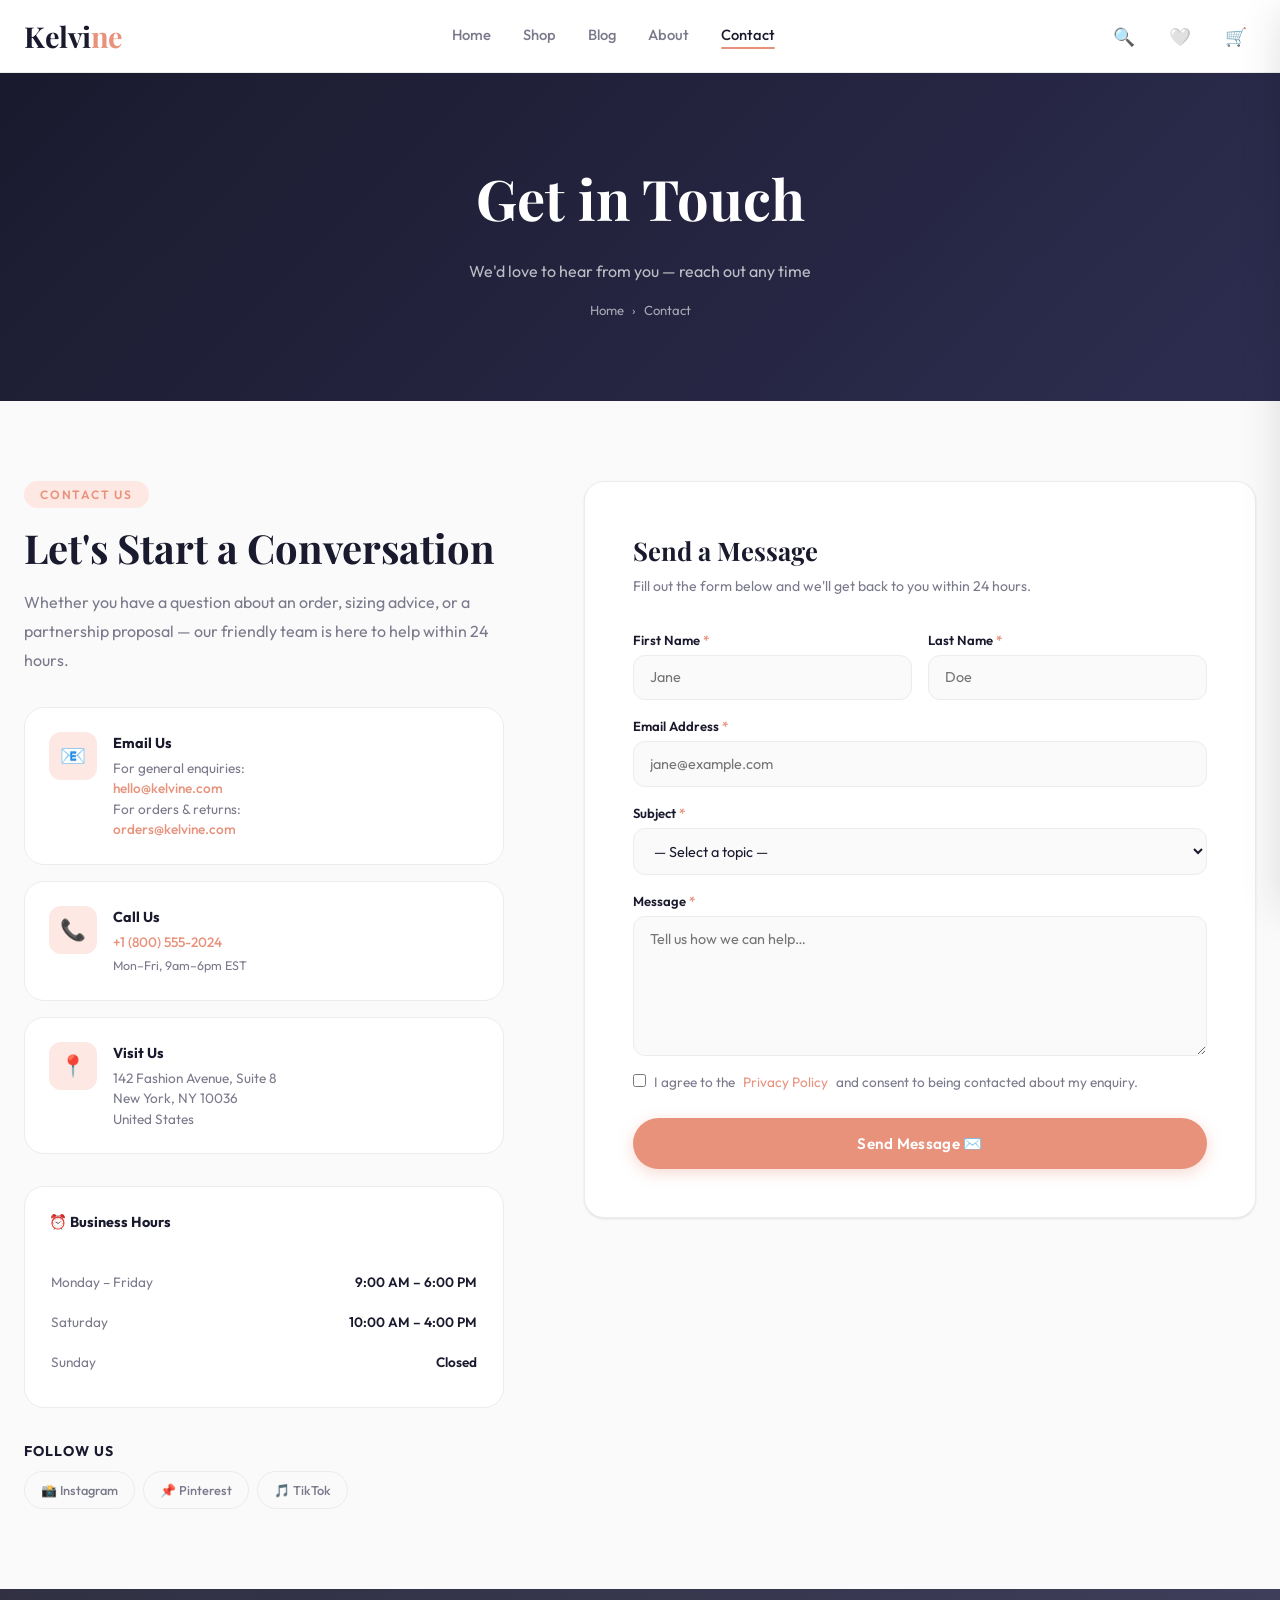
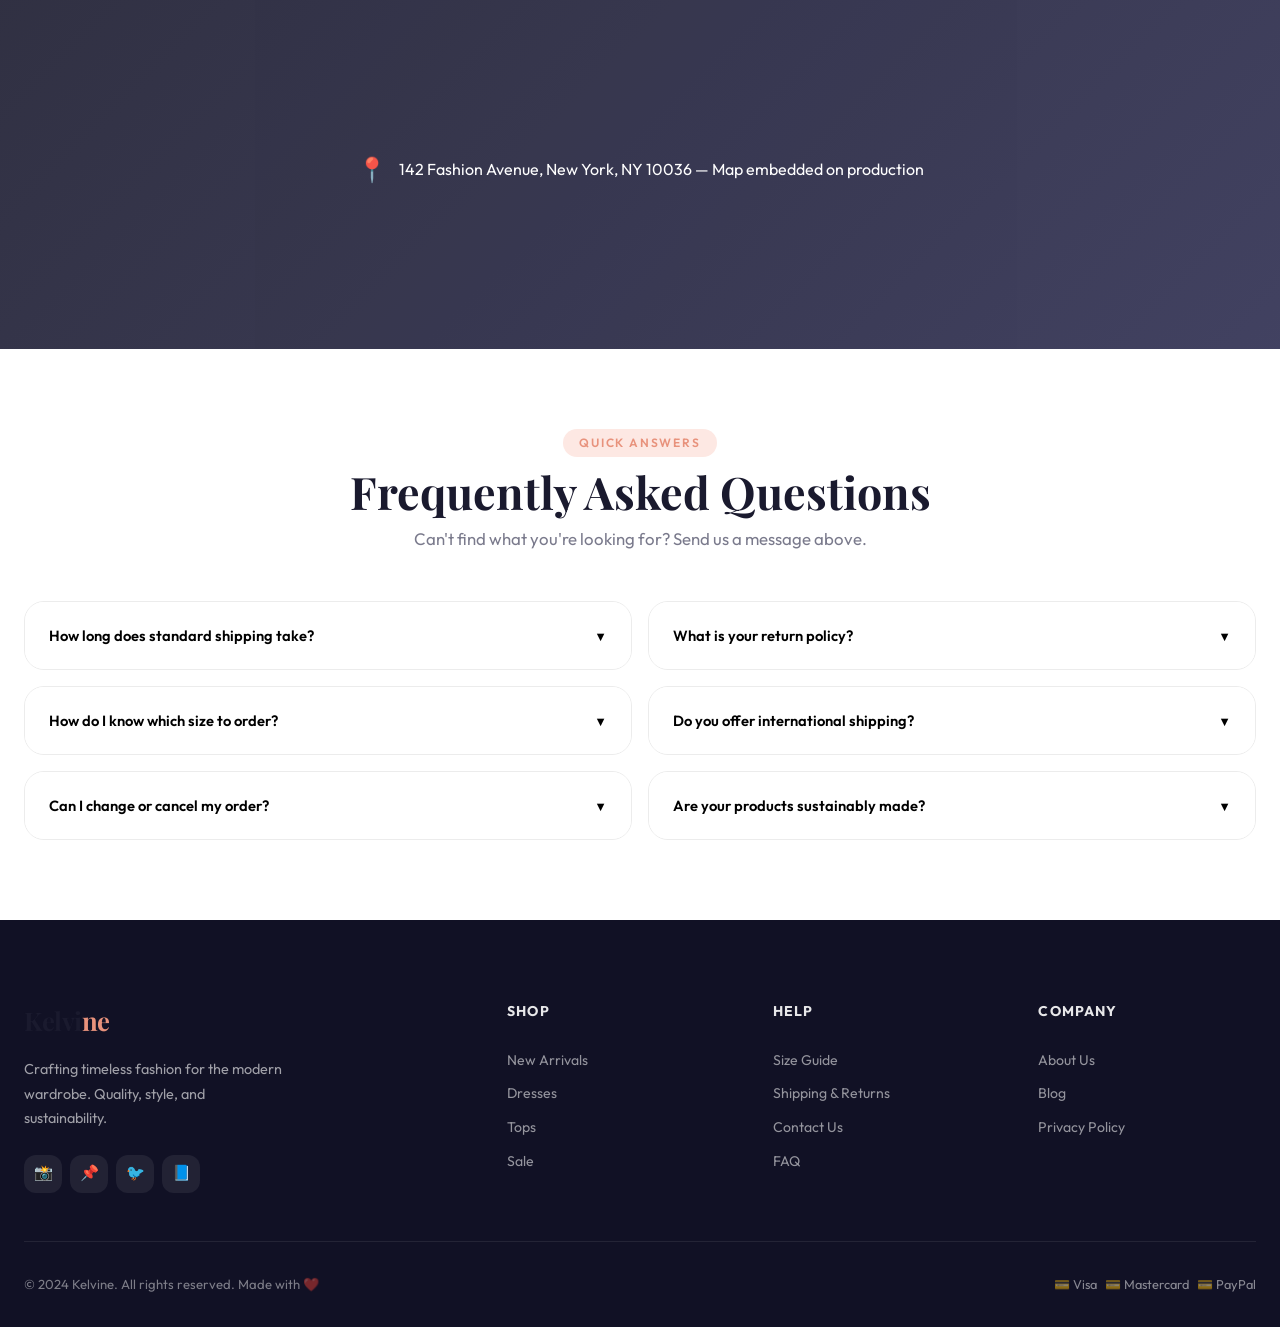
<file: contact.html>
<!DOCTYPE html>
<html lang="en">
<head>
  <meta charset="UTF-8" />
  <meta name="viewport" content="width=device-width, initial-scale=1.0" />
  <meta name="description" content="Get in touch with the Kelvine team — we'd love to hear from you." />
  <title>Contact — Kelvine</title>
  <link rel="icon" href="data:image/svg+xml,<svg xmlns='http://www.w3.org/2000/svg' viewBox='0 0 100 100'><text y='.9em' font-size='90'>✨</text></svg>" />
  <link rel="stylesheet" href="css/style.css" />
  <style>
    /* ── Contact page styles ── */
    .contact-section { padding: var(--space-3xl) 0; }

    .contact-grid {
      display: grid;
      grid-template-columns: 1fr 1.4fr;
      gap: var(--space-3xl);
      align-items: start;
    }

    /* Info Panel */
    .contact-info { display: flex; flex-direction: column; gap: var(--space-xl); }

    .contact-info-header .label {
      display: inline-block;
      font-size: 0.75rem;
      font-weight: 600;
      letter-spacing: 0.15em;
      text-transform: uppercase;
      color: var(--color-accent);
      background: var(--color-accent-light);
      padding: var(--space-xs) var(--space-md);
      border-radius: var(--radius-full);
      margin-bottom: var(--space-md);
    }

    .contact-info-header h2 {
      font-family: var(--font-heading);
      font-size: clamp(1.8rem, 3.5vw, 2.5rem);
      font-weight: 700;
      line-height: 1.2;
      margin-bottom: var(--space-md);
    }

    .contact-info-header p {
      color: var(--color-text-muted);
      line-height: 1.8;
    }

    .contact-cards { display: flex; flex-direction: column; gap: var(--space-md); }

    .contact-card {
      display: flex;
      align-items: flex-start;
      gap: var(--space-md);
      padding: var(--space-lg);
      background: var(--color-surface);
      border: 1px solid var(--color-border);
      border-radius: var(--radius-lg);
      transition: var(--transition);
    }

    .contact-card:hover {
      border-color: var(--color-accent);
      box-shadow: var(--shadow-md);
      transform: translateY(-2px);
    }

    .contact-card-icon {
      width: 48px;
      height: 48px;
      border-radius: var(--radius-md);
      background: var(--color-accent-light);
      display: flex;
      align-items: center;
      justify-content: center;
      font-size: 1.3rem;
      flex-shrink: 0;
    }

    .contact-card-body h4 {
      font-size: 0.9rem;
      font-weight: 700;
      margin-bottom: 0.2rem;
    }

    .contact-card-body p {
      font-size: 0.85rem;
      color: var(--color-text-muted);
      line-height: 1.5;
    }

    .contact-card-body a {
      color: var(--color-accent);
      font-weight: 500;
    }

    /* Social Row */
    .contact-social { display: flex; flex-direction: column; gap: var(--space-sm); }

    .contact-social h4 {
      font-size: 0.88rem;
      font-weight: 700;
      text-transform: uppercase;
      letter-spacing: 0.08em;
    }

    .contact-social-row { display: flex; gap: var(--space-sm); }

    .contact-social-btn {
      display: flex;
      align-items: center;
      gap: 0.4rem;
      padding: 0.5rem 1rem;
      border: 1px solid var(--color-border);
      border-radius: var(--radius-full);
      font-size: 0.8rem;
      font-weight: 500;
      color: var(--color-text-muted);
      transition: var(--transition-fast);
    }

    .contact-social-btn:hover {
      border-color: var(--color-accent);
      color: var(--color-accent);
      background: var(--color-accent-light);
    }

    /* Hours */
    .hours-table { width: 100%; font-size: 0.85rem; }
    .hours-table tr { border-bottom: 1px solid var(--color-border); }
    .hours-table tr:last-child { border-bottom: none; }
    .hours-table td { padding: 0.5rem 0; color: var(--color-text-muted); }
    .hours-table td:last-child { text-align: right; font-weight: 600; color: var(--color-text); }

    /* Form Panel */
    .contact-form-panel {
      background: var(--color-surface);
      border: 1px solid var(--color-border);
      border-radius: var(--radius-lg);
      padding: var(--space-2xl);
      box-shadow: var(--shadow-sm);
    }

    .form-header { margin-bottom: var(--space-xl); }

    .form-header h3 {
      font-family: var(--font-heading);
      font-size: 1.6rem;
      font-weight: 700;
      margin-bottom: var(--space-xs);
    }

    .form-header p { font-size: 0.88rem; color: var(--color-text-muted); }

    .form-row {
      display: grid;
      grid-template-columns: 1fr 1fr;
      gap: var(--space-md);
    }

    .form-group { display: flex; flex-direction: column; gap: var(--space-xs); margin-bottom: var(--space-md); }

    .form-label {
      font-size: 0.82rem;
      font-weight: 600;
      color: var(--color-text);
    }

    .form-label .req { color: var(--color-accent); }

    .form-input,
    .form-select,
    .form-textarea {
      padding: 0.8rem 1rem;
      border: 1.5px solid var(--color-border);
      border-radius: var(--radius-md);
      font-size: 0.9rem;
      font-family: var(--font-body);
      color: var(--color-text);
      background: var(--color-bg);
      outline: none;
      transition: var(--transition-fast);
      width: 100%;
    }

    .form-input:focus,
    .form-select:focus,
    .form-textarea:focus {
      border-color: var(--color-accent);
      background: var(--color-surface);
      box-shadow: 0 0 0 3px rgba(232,146,124,0.12);
    }

    .form-input.error,
    .form-textarea.error { border-color: var(--color-danger); }

    .form-error-msg {
      font-size: 0.75rem;
      color: var(--color-danger);
      display: none;
    }

    .form-group.has-error .form-error-msg { display: block; }
    .form-group.has-error .form-input,
    .form-group.has-error .form-textarea { border-color: var(--color-danger); }

    .form-textarea { resize: vertical; min-height: 140px; }

    .form-select { cursor: pointer; }

    .form-check {
      display: flex;
      align-items: flex-start;
      gap: var(--space-sm);
      cursor: pointer;
      font-size: 0.85rem;
      color: var(--color-text-muted);
      margin-bottom: var(--space-lg);
    }

    .form-check input { accent-color: var(--color-accent); margin-top: 2px; flex-shrink: 0; }

    .form-submit {
      width: 100%;
      padding: 1rem;
      font-size: 0.95rem;
      justify-content: center;
      gap: 0.5rem;
    }

    /* Success State */
    .form-success {
      display: none;
      flex-direction: column;
      align-items: center;
      justify-content: center;
      text-align: center;
      padding: var(--space-3xl) var(--space-xl);
      gap: var(--space-md);
      min-height: 300px;
    }

    .form-success.show { display: flex; animation: fadeInUp 0.5s ease; }

    .success-icon {
      width: 72px;
      height: 72px;
      border-radius: 50%;
      background: rgba(92,184,92,0.12);
      display: flex;
      align-items: center;
      justify-content: center;
      font-size: 2rem;
    }

    .form-success h3 { font-family: var(--font-heading); font-size: 1.6rem; }

    .form-success p { color: var(--color-text-muted); max-width: 320px; }

    /* Map placeholder */
    .map-section { padding: 0; }

    .map-placeholder {
      width: 100%;
      height: 360px;
      background: linear-gradient(135deg, var(--color-dark) 0%, #2d2d50 100%);
      display: flex;
      align-items: center;
      justify-content: center;
      color: #fff;
      font-size: 1rem;
      gap: 0.75rem;
      opacity: 0.9;
    }

    /* FAQ */
    .faq-section { padding: var(--space-3xl) 0; background: var(--color-surface); }

    .faq-grid { display: grid; grid-template-columns: repeat(2, 1fr); gap: var(--space-md); margin-top: var(--space-2xl); }

    .faq-item {
      border: 1px solid var(--color-border);
      border-radius: var(--radius-lg);
      overflow: hidden;
    }

    .faq-question {
      width: 100%;
      display: flex;
      align-items: center;
      justify-content: space-between;
      padding: var(--space-lg);
      font-size: 0.92rem;
      font-weight: 600;
      text-align: left;
      cursor: pointer;
      background: var(--color-surface);
      transition: var(--transition-fast);
      gap: var(--space-md);
    }

    .faq-question:hover { background: var(--color-bg); }

    .faq-question.open { color: var(--color-accent); }

    .faq-chevron {
      font-size: 0.8rem;
      transition: transform 0.3s ease;
      flex-shrink: 0;
    }

    .faq-question.open .faq-chevron { transform: rotate(180deg); }

    .faq-answer {
      max-height: 0;
      overflow: hidden;
      transition: max-height 0.35s ease, padding 0.35s ease;
      font-size: 0.88rem;
      color: var(--color-text-muted);
      line-height: 1.7;
      padding: 0 var(--space-lg);
      background: var(--color-bg);
    }

    .faq-answer.open {
      max-height: 200px;
      padding: var(--space-md) var(--space-lg);
    }

    @media (max-width: 1024px) {
      .contact-grid { grid-template-columns: 1fr; }
      .faq-grid { grid-template-columns: 1fr; }
    }

    @media (max-width: 768px) {
      .form-row { grid-template-columns: 1fr; }
      .contact-form-panel { padding: var(--space-lg); }
    }
  </style>
</head>
<body>

  <!-- ══════════════════ NAVBAR ══════════════════ -->
  <header class="navbar" id="navbar">
    <div class="container nav-inner">
      <a href="index.html" class="nav-logo">Kelvi<span>ne</span></a>
      <nav class="nav-links">
        <a href="index.html">Home</a>
        <a href="shop.html">Shop</a>
        <a href="blog.html">Blog</a>
        <a href="about.html">About</a>
        <a href="contact.html" class="active">Contact</a>
      </nav>
      <div class="nav-actions">
        <button class="nav-icon-btn" title="Search">🔍</button>
        <button class="nav-icon-btn" title="Wishlist">🤍</button>
        <button class="nav-icon-btn" id="cart-btn" data-cart-open title="Cart">
          🛒 <span class="cart-count" id="cart-count" style="display:none">0</span>
        </button>
      </div>
      <button class="hamburger" id="hamburger" aria-label="Toggle menu">
        <span></span><span></span><span></span>
      </button>
    </div>
    <nav class="mobile-nav" id="mobile-nav">
      <a href="index.html">Home</a>
      <a href="shop.html">Shop</a>
      <a href="blog.html">Blog</a>
      <a href="about.html">About</a>
      <a href="contact.html" class="active">Contact</a>
    </nav>
  </header>

  <!-- Page Hero -->
  <section class="page-hero">
    <h1>Get in Touch</h1>
    <p>We'd love to hear from you — reach out any time</p>
    <div class="breadcrumb">
      <a href="index.html">Home</a><span>›</span><span>Contact</span>
    </div>
  </section>

  <main>
    <!-- ══════════════════ CONTACT SECTION ══════════════════ -->
    <section class="contact-section">
      <div class="container">
        <div class="contact-grid">

          <!-- Info Panel -->
          <div class="contact-info">
            <div class="contact-info-header reveal">
              <span class="label">Contact Us</span>
              <h2>Let's Start a Conversation</h2>
              <p>Whether you have a question about an order, sizing advice, or a partnership proposal — our friendly team is here to help within 24 hours.</p>
            </div>

            <div class="contact-cards">
              <div class="contact-card reveal" id="contact-card-email">
                <div class="contact-card-icon">📧</div>
                <div class="contact-card-body">
                  <h4>Email Us</h4>
                  <p>For general enquiries:<br><a href="mailto:hello@kelvine.com">hello@kelvine.com</a></p>
                  <p>For orders &amp; returns:<br><a href="mailto:orders@kelvine.com">orders@kelvine.com</a></p>
                </div>
              </div>

              <div class="contact-card reveal" id="contact-card-phone">
                <div class="contact-card-icon">📞</div>
                <div class="contact-card-body">
                  <h4>Call Us</h4>
                  <p><a href="tel:+18005552024">+1 (800) 555-2024</a></p>
                  <p style="margin-top:0.3rem;font-size:0.78rem;">Mon–Fri, 9am–6pm EST</p>
                </div>
              </div>

              <div class="contact-card reveal" id="contact-card-location">
                <div class="contact-card-icon">📍</div>
                <div class="contact-card-body">
                  <h4>Visit Us</h4>
                  <p>142 Fashion Avenue, Suite 8<br>New York, NY 10036<br>United States</p>
                </div>
              </div>
            </div>

            <!-- Hours -->
            <div class="contact-card reveal" id="contact-card-hours" style="flex-direction:column;">
              <h4 style="font-size:0.9rem;font-weight:700;margin-bottom:0.75rem;">⏰ Business Hours</h4>
              <table class="hours-table">
                <tr><td>Monday – Friday</td><td>9:00 AM – 6:00 PM</td></tr>
                <tr><td>Saturday</td><td>10:00 AM – 4:00 PM</td></tr>
                <tr><td>Sunday</td><td>Closed</td></tr>
              </table>
            </div>

            <!-- Social -->
            <div class="contact-social reveal">
              <h4>Follow Us</h4>
              <div class="contact-social-row">
                <a href="#" class="contact-social-btn" id="social-instagram">📸 Instagram</a>
                <a href="#" class="contact-social-btn" id="social-pinterest">📌 Pinterest</a>
                <a href="#" class="contact-social-btn" id="social-tiktok">🎵 TikTok</a>
              </div>
            </div>

          </div><!-- /contact-info -->

          <!-- Form Panel -->
          <div class="contact-form-panel reveal" id="contact-form-panel">
            <div class="form-header">
              <h3>Send a Message</h3>
              <p>Fill out the form below and we'll get back to you within 24 hours.</p>
            </div>

            <!-- Form -->
            <form id="contact-form" novalidate>
              <div class="form-row">
                <div class="form-group" id="fg-firstname">
                  <label class="form-label" for="cf-firstname">First Name <span class="req">*</span></label>
                  <input type="text" id="cf-firstname" class="form-input" placeholder="Jane" autocomplete="given-name" />
                  <span class="form-error-msg">Please enter your first name.</span>
                </div>
                <div class="form-group" id="fg-lastname">
                  <label class="form-label" for="cf-lastname">Last Name <span class="req">*</span></label>
                  <input type="text" id="cf-lastname" class="form-input" placeholder="Doe" autocomplete="family-name" />
                  <span class="form-error-msg">Please enter your last name.</span>
                </div>
              </div>

              <div class="form-group" id="fg-email">
                <label class="form-label" for="cf-email">Email Address <span class="req">*</span></label>
                <input type="email" id="cf-email" class="form-input" placeholder="jane@example.com" autocomplete="email" />
                <span class="form-error-msg">Please enter a valid email address.</span>
              </div>

              <div class="form-group" id="fg-subject">
                <label class="form-label" for="cf-subject">Subject <span class="req">*</span></label>
                <select id="cf-subject" class="form-select">
                  <option value="">— Select a topic —</option>
                  <option value="order">Order Enquiry</option>
                  <option value="returns">Returns &amp; Exchanges</option>
                  <option value="sizing">Sizing Help</option>
                  <option value="wholesale">Wholesale / Partnership</option>
                  <option value="press">Press &amp; Media</option>
                  <option value="other">Other</option>
                </select>
                <span class="form-error-msg">Please select a subject.</span>
              </div>

              <div class="form-group" id="fg-message">
                <label class="form-label" for="cf-message">Message <span class="req">*</span></label>
                <textarea id="cf-message" class="form-textarea" placeholder="Tell us how we can help…"></textarea>
                <span class="form-error-msg">Please write your message (min 10 characters).</span>
              </div>

              <label class="form-check" for="cf-consent" id="consent-label">
                <input type="checkbox" id="cf-consent" />
                I agree to the <a href="#" style="color:var(--color-accent)">Privacy Policy</a> and consent to being contacted about my enquiry.
              </label>

              <button type="submit" class="btn btn-primary form-submit" id="contact-submit-btn">
                Send Message ✉️
              </button>
            </form>

            <!-- Success Message -->
            <div class="form-success" id="form-success">
              <div class="success-icon">✅</div>
              <h3>Message Sent!</h3>
              <p>Thank you for reaching out. We'll get back to you within 24 hours. Check your inbox for a confirmation.</p>
              <button class="btn btn-outline-accent" onclick="resetContactForm()" id="send-another-btn">
                Send Another Message
              </button>
            </div>
          </div><!-- /form-panel -->

        </div><!-- /contact-grid -->
      </div><!-- /container -->
    </section>

    <!-- Map Placeholder -->
    <div class="map-placeholder">
      <span style="font-size:1.5rem">📍</span>
      <span>142 Fashion Avenue, New York, NY 10036 — Map embedded on production</span>
    </div>

    <!-- FAQ Section -->
    <section class="faq-section" aria-labelledby="faq-heading">
      <div class="container">
        <div class="section-header">
          <span class="label">Quick Answers</span>
          <h2 id="faq-heading">Frequently Asked Questions</h2>
          <p>Can't find what you're looking for? Send us a message above.</p>
        </div>

        <div class="faq-grid">
          <div class="faq-item">
            <button class="faq-question" aria-expanded="false">
              How long does standard shipping take?
              <span class="faq-chevron">▼</span>
            </button>
            <div class="faq-answer">Standard shipping takes 5–7 business days within the US. Express shipping (2–3 days) is available at checkout. International orders typically arrive in 10–14 business days.</div>
          </div>

          <div class="faq-item">
            <button class="faq-question" aria-expanded="false">
              What is your return policy?
              <span class="faq-chevron">▼</span>
            </button>
            <div class="faq-answer">We offer free returns within 30 days of delivery. Items must be unworn, unwashed, with tags still attached. Simply initiate a return via your account dashboard and we'll email you a prepaid label.</div>
          </div>

          <div class="faq-item">
            <button class="faq-question" aria-expanded="false">
              How do I know which size to order?
              <span class="faq-chevron">▼</span>
            </button>
            <div class="faq-answer">Each product page includes a detailed size guide with measurements in both inches and centimetres. Our pieces generally run true to size. When in doubt, size up for a more relaxed fit.</div>
          </div>

          <div class="faq-item">
            <button class="faq-question" aria-expanded="false">
              Do you offer international shipping?
              <span class="faq-chevron">▼</span>
            </button>
            <div class="faq-answer">Yes! We ship to over 30 countries worldwide. International shipping rates and estimated delivery times are calculated at checkout based on your location.</div>
          </div>

          <div class="faq-item">
            <button class="faq-question" aria-expanded="false">
              Can I change or cancel my order?
              <span class="faq-chevron">▼</span>
            </button>
            <div class="faq-answer">Orders can be modified or cancelled within 2 hours of placement. After this window, items are prepared for shipping. Please contact us as soon as possible at orders@kelvine.com.</div>
          </div>

          <div class="faq-item">
            <button class="faq-question" aria-expanded="false">
              Are your products sustainably made?
              <span class="faq-chevron">▼</span>
            </button>
            <div class="faq-answer">Absolutely. Sustainability is at the core of everything we do. We use eco-certified fabrics, minimal plastic packaging, and partner exclusively with GOTS-certified ethical manufacturers.</div>
          </div>
        </div>

      </div>
    </section>

  </main>

  <!-- Footer -->
  <footer class="footer">
    <div class="container">
      <div class="footer-grid">
        <div class="footer-brand">
          <a href="index.html" class="nav-logo">Kelvi<span>ne</span></a>
          <p>Crafting timeless fashion for the modern wardrobe. Quality, style, and sustainability.</p>
          <div class="social-links">
            <a href="#" class="social-link" title="Instagram">📸</a>
            <a href="#" class="social-link" title="Pinterest">📌</a>
            <a href="#" class="social-link" title="Twitter">🐦</a>
            <a href="#" class="social-link" title="Facebook">📘</a>
          </div>
        </div>
        <div class="footer-col">
          <h4>Shop</h4>
          <ul>
            <li><a href="shop.html">New Arrivals</a></li>
            <li><a href="shop.html?category=Dresses">Dresses</a></li>
            <li><a href="shop.html?category=Tops">Tops</a></li>
            <li><a href="shop.html">Sale</a></li>
          </ul>
        </div>
        <div class="footer-col">
          <h4>Help</h4>
          <ul>
            <li><a href="#">Size Guide</a></li>
            <li><a href="#">Shipping &amp; Returns</a></li>
            <li><a href="contact.html">Contact Us</a></li>
            <li><a href="#">FAQ</a></li>
          </ul>
        </div>
        <div class="footer-col">
          <h4>Company</h4>
          <ul>
            <li><a href="about.html">About Us</a></li>
            <li><a href="blog.html">Blog</a></li>
            <li><a href="#">Privacy Policy</a></li>
          </ul>
        </div>
      </div>
      <div class="footer-bottom">
        <p>© 2024 Kelvine. All rights reserved. Made with ❤️</p>
        <div class="payment-icons">
          <span>💳 Visa</span><span>💳 Mastercard</span><span>💳 PayPal</span>
        </div>
      </div>
    </div>
  </footer>

  <!-- Cart Sidebar -->
  <div class="cart-overlay" id="cart-overlay"></div>
  <aside class="cart-sidebar" id="cart-sidebar">
    <div class="cart-header">
      <h3>🛒 My Cart</h3>
      <button class="close-cart" id="close-cart">✕</button>
    </div>
    <div class="cart-items" id="cart-items-list"></div>
    <div class="cart-footer">
      <div class="cart-subtotal">
        <span class="label">Subtotal</span>
        <span class="amount cart-total-amount">&#8377;0</span>
      </div>
      <div class="cart-actions">
        <button class="btn btn-primary" id="checkout-btn">Checkout →</button>
        <button class="btn btn-outline" onclick="closeCart()">Continue Shopping</button>
      </div>
    </div>
  </aside>

  <div class="toast-container" id="toast-container" aria-live="polite"></div>

  <script src="js/products.js"></script>
  <script src="js/cart.js"></script>
  <script src="js/main.js"></script>

  <script>
    /* ── Contact Form Validation ── */
    const contactForm = document.getElementById('contact-form');
    const formSuccess = document.getElementById('form-success');

    function validateField(id, validator) {
      const fg  = document.getElementById('fg-' + id);
      const el  = document.getElementById('cf-' + id);
      const val = el ? el.value.trim() : '';
      const ok  = validator(val);
      if (fg) fg.classList.toggle('has-error', !ok);
      return ok;
    }

    contactForm?.addEventListener('submit', e => {
      e.preventDefault();

      const checks = [
        validateField('firstname', v => v.length >= 2),
        validateField('lastname',  v => v.length >= 2),
        validateField('email',     v => /^[^\s@]+@[^\s@]+\.[^\s@]+$/.test(v)),
        validateField('subject',   v => v !== ''),
        validateField('message',   v => v.length >= 10),
      ];

      const consent = document.getElementById('cf-consent');
      if (!consent?.checked) {
        showToast('Please accept the privacy policy to continue.', 'warning');
        return;
      }

      if (checks.every(Boolean)) {
        const btn = document.getElementById('contact-submit-btn');
        if (btn) { btn.textContent = 'Sending…'; btn.disabled = true; }

        // Simulate network delay
        setTimeout(() => {
          contactForm.style.display = 'none';
          formSuccess?.classList.add('show');
          showToast('Message sent successfully! ✅', 'success');
        }, 1200);
      } else {
        showToast('Please fix the highlighted fields.', 'warning');
      }
    });

    // Clear error on input
    ['firstname','lastname','email','subject','message'].forEach(id => {
      const el = document.getElementById('cf-' + id);
      el?.addEventListener('input', () => {
        document.getElementById('fg-' + id)?.classList.remove('has-error');
      });
    });

    window.resetContactForm = function() {
      formSuccess?.classList.remove('show');
      contactForm.style.display = 'block';
      contactForm.reset();
      const btn = document.getElementById('contact-submit-btn');
      if (btn) { btn.textContent = 'Send Message ✉️'; btn.disabled = false; }
    };

    /* ── FAQ Accordion ── */
    document.querySelectorAll('.faq-question').forEach(btn => {
      btn.addEventListener('click', () => {
        const answer = btn.nextElementSibling;
        const isOpen = btn.classList.contains('open');

        // Close all
        document.querySelectorAll('.faq-question').forEach(b => {
          b.classList.remove('open');
          b.setAttribute('aria-expanded', 'false');
          b.nextElementSibling?.classList.remove('open');
        });

        // Open clicked (if wasn't open)
        if (!isOpen) {
          btn.classList.add('open');
          btn.setAttribute('aria-expanded', 'true');
          answer?.classList.add('open');
        }
      });
    });
  </script>

</body>
</html>
</file>
<file: css/style.css>
/* ============================================================
   KELVINE - Main Stylesheet
   Author: Kelvine Dev Team
   Description: Core styles, design tokens, layout, components
   ============================================================ */

/* ---------- Google Fonts Import ---------- */
@import url('https://fonts.googleapis.com/css2?family=Outfit:wght@300;400;500;600;700;800&family=Playfair+Display:wght@400;500;600;700&display=swap');

/* ---------- CSS Variables / Design Tokens ---------- */
:root {
  /* Colors */
  --color-bg:         #fafafa;
  --color-surface:    #ffffff;
  --color-border:     #ececec;
  --color-text:       #1a1a2e;
  --color-text-muted: #7a7a8c;
  --color-accent:     #e8927c;        /* warm coral */
  --color-accent-light: #fde8e3;
  --color-accent2:    #9b89b4;        /* soft lavender */
  --color-accent2-light: #f0ecf8;
  --color-success:    #5cb85c;
  --color-danger:     #d9534f;
  --color-dark:       #1a1a2e;

  /* Typography */
  --font-body:    'Outfit', sans-serif;
  --font-heading: 'Playfair Display', serif;

  /* Spacing */
  --space-xs:  0.25rem;
  --space-sm:  0.5rem;
  --space-md:  1rem;
  --space-lg:  1.5rem;
  --space-xl:  2rem;
  --space-2xl: 3rem;
  --space-3xl: 5rem;

  /* Border radius */
  --radius-sm: 6px;
  --radius-md: 12px;
  --radius-lg: 20px;
  --radius-full: 9999px;

  /* Shadows */
  --shadow-sm: 0 1px 3px rgba(0,0,0,0.06), 0 1px 2px rgba(0,0,0,0.04);
  --shadow-md: 0 4px 16px rgba(0,0,0,0.08);
  --shadow-lg: 0 10px 40px rgba(0,0,0,0.12);
  --shadow-hover: 0 16px 48px rgba(232,146,124,0.18);

  /* Transitions */
  --transition: all 0.3s cubic-bezier(0.4, 0, 0.2, 1);
  --transition-fast: all 0.15s ease;
  --transition-slow: all 0.5s ease;

  /* Container */
  --container-max: 1280px;
  --container-pad: 1.5rem;
}

/* ---------- Reset & Base ---------- */
*, *::before, *::after {
  box-sizing: border-box;
  margin: 0;
  padding: 0;
}

html {
  scroll-behavior: smooth;
  font-size: 16px;
}

body {
  font-family: var(--font-body);
  background-color: var(--color-bg);
  color: var(--color-text);
  line-height: 1.6;
  overflow-x: hidden;
}

img {
  max-width: 100%;
  height: auto;
  display: block;
}

a {
  color: inherit;
  text-decoration: none;
  transition: var(--transition-fast);
}

ul, ol {
  list-style: none;
}

button {
  cursor: pointer;
  border: none;
  background: none;
  font-family: var(--font-body);
}

input, select, textarea {
  font-family: var(--font-body);
}

/* ---------- Utility Classes ---------- */
.container {
  max-width: var(--container-max);
  margin: 0 auto;
  padding: 0 var(--container-pad);
}

.section-header {
  text-align: center;
  margin-bottom: var(--space-2xl);
}

.section-header .label {
  display: inline-block;
  font-size: 0.75rem;
  font-weight: 600;
  letter-spacing: 0.15em;
  text-transform: uppercase;
  color: var(--color-accent);
  background: var(--color-accent-light);
  padding: var(--space-xs) var(--space-md);
  border-radius: var(--radius-full);
  margin-bottom: var(--space-sm);
}

.section-header h2 {
  font-family: var(--font-heading);
  font-size: clamp(1.8rem, 4vw, 2.8rem);
  font-weight: 700;
  color: var(--color-text);
  line-height: 1.2;
}

.section-header p {
  margin-top: var(--space-sm);
  color: var(--color-text-muted);
  font-size: 1.05rem;
  max-width: 520px;
  margin-left: auto;
  margin-right: auto;
}

/* ---------- Buttons ---------- */
.btn {
  display: inline-flex;
  align-items: center;
  gap: 0.5rem;
  padding: 0.75rem 1.75rem;
  border-radius: var(--radius-full);
  font-size: 0.9rem;
  font-weight: 600;
  letter-spacing: 0.02em;
  transition: var(--transition);
  position: relative;
  overflow: hidden;
}

.btn::after {
  content: '';
  position: absolute;
  inset: 0;
  background: rgba(255,255,255,0.15);
  opacity: 0;
  transition: var(--transition-fast);
}

.btn:hover::after { opacity: 1; }

.btn-primary {
  background: var(--color-accent);
  color: #fff;
  box-shadow: 0 4px 15px rgba(232,146,124,0.35);
}

.btn-primary:hover {
  background: #d97a65;
  transform: translateY(-2px);
  box-shadow: 0 8px 24px rgba(232,146,124,0.4);
}

.btn-outline {
  border: 2px solid var(--color-text);
  color: var(--color-text);
  background: transparent;
}

.btn-outline:hover {
  background: var(--color-text);
  color: #fff;
  transform: translateY(-2px);
}

.btn-outline-accent {
  border: 2px solid var(--color-accent);
  color: var(--color-accent);
  background: transparent;
}

.btn-outline-accent:hover {
  background: var(--color-accent);
  color: #fff;
  transform: translateY(-2px);
}

.btn-dark {
  background: var(--color-dark);
  color: #fff;
}

.btn-dark:hover {
  background: #2d2d50;
  transform: translateY(-2px);
}

/* ---------- Badge ---------- */
.badge {
  display: inline-block;
  padding: 0.2rem 0.6rem;
  font-size: 0.7rem;
  font-weight: 700;
  border-radius: var(--radius-full);
  text-transform: uppercase;
  letter-spacing: 0.05em;
}

.badge-sale { background: var(--color-accent); color: #fff; }
.badge-new  { background: var(--color-accent2); color: #fff; }
.badge-hot  { background: var(--color-dark); color: #fff; }

/* ============================================================
   NAVBAR
   ============================================================ */
.navbar {
  position: sticky;
  top: 0;
  z-index: 1000;
  background: rgba(255,255,255,0.92);
  backdrop-filter: blur(16px);
  -webkit-backdrop-filter: blur(16px);
  border-bottom: 1px solid var(--color-border);
  transition: var(--transition);
}

.navbar.scrolled {
  box-shadow: var(--shadow-md);
}

.nav-inner {
  display: flex;
  align-items: center;
  justify-content: space-between;
  height: 72px;
  gap: var(--space-lg);
}

/* Logo */
.nav-logo {
  font-family: var(--font-heading);
  font-size: 1.8rem;
  font-weight: 700;
  color: var(--color-text);
  letter-spacing: -0.5px;
  flex-shrink: 0;
}

.nav-logo span {
  color: var(--color-accent);
}

/* Nav Links */
.nav-links {
  display: flex;
  align-items: center;
  gap: var(--space-xl);
}

.nav-links a {
  font-size: 0.92rem;
  font-weight: 500;
  color: var(--color-text-muted);
  position: relative;
  padding-bottom: 2px;
}

.nav-links a::after {
  content: '';
  position: absolute;
  bottom: 0;
  left: 0;
  width: 0;
  height: 2px;
  background: var(--color-accent);
  border-radius: var(--radius-full);
  transition: var(--transition);
}

.nav-links a:hover,
.nav-links a.active {
  color: var(--color-text);
}

.nav-links a:hover::after,
.nav-links a.active::after {
  width: 100%;
}

/* Nav Actions */
.nav-actions {
  display: flex;
  align-items: center;
  gap: var(--space-md);
}

.nav-icon-btn {
  position: relative;
  width: 40px;
  height: 40px;
  display: flex;
  align-items: center;
  justify-content: center;
  border-radius: var(--radius-md);
  color: var(--color-text);
  font-size: 1.1rem;
  transition: var(--transition-fast);
}

.nav-icon-btn:hover {
  background: var(--color-accent-light);
  color: var(--color-accent);
}

.cart-count {
  position: absolute;
  top: -4px;
  right: -4px;
  min-width: 18px;
  height: 18px;
  background: var(--color-accent);
  color: #fff;
  font-size: 0.65rem;
  font-weight: 700;
  border-radius: var(--radius-full);
  display: flex;
  align-items: center;
  justify-content: center;
  padding: 0 4px;
}

/* Hamburger */
.hamburger {
  display: none;
  flex-direction: column;
  gap: 5px;
  width: 24px;
  cursor: pointer;
  padding: 4px;
}

.hamburger span {
  display: block;
  width: 100%;
  height: 2px;
  background: var(--color-text);
  border-radius: 2px;
  transition: var(--transition);
}

.hamburger.open span:nth-child(1) { transform: translateY(7px) rotate(45deg); }
.hamburger.open span:nth-child(2) { opacity: 0; transform: scaleX(0); }
.hamburger.open span:nth-child(3) { transform: translateY(-7px) rotate(-45deg); }

/* Mobile Nav */
.mobile-nav {
  display: none;
  flex-direction: column;
  background: var(--color-surface);
  border-top: 1px solid var(--color-border);
  padding: var(--space-md) var(--container-pad);
  gap: var(--space-sm);
  animation: slideDown 0.3s ease;
}

.mobile-nav.open {
  display: flex;
}

.mobile-nav a {
  padding: var(--space-sm) 0;
  font-weight: 500;
  color: var(--color-text-muted);
  border-bottom: 1px solid var(--color-border);
}

.mobile-nav a:last-child {
  border-bottom: none;
}

.mobile-nav a:hover,
.mobile-nav a.active {
  color: var(--color-accent);
}

/* ============================================================
   HERO SECTION
   ============================================================ */
.hero {
  min-height: calc(100vh - 72px);
  display: grid;
  grid-template-columns: 1fr 1fr;
  align-items: center;
  gap: var(--space-2xl);
  padding: var(--space-2xl) var(--container-pad);
  max-width: var(--container-max);
  margin: 0 auto;
  overflow: hidden;
}

.hero-content {
  animation: fadeInLeft 0.8s ease both;
}

.hero-label {
  display: inline-flex;
  align-items: center;
  gap: 0.5rem;
  font-size: 0.8rem;
  font-weight: 600;
  letter-spacing: 0.12em;
  text-transform: uppercase;
  color: var(--color-accent);
  margin-bottom: var(--space-lg);
}

.hero-label .dot {
  width: 6px;
  height: 6px;
  border-radius: 50%;
  background: var(--color-accent);
  animation: pulse 2s infinite;
}

.hero h1 {
  font-family: var(--font-heading);
  font-size: clamp(2.5rem, 6vw, 4.5rem);
  font-weight: 700;
  line-height: 1.1;
  color: var(--color-text);
  margin-bottom: var(--space-lg);
}

.hero h1 em {
  font-style: italic;
  color: var(--color-accent);
}

.hero-desc {
  font-size: 1.05rem;
  color: var(--color-text-muted);
  max-width: 440px;
  margin-bottom: var(--space-xl);
}

.hero-actions {
  display: flex;
  gap: var(--space-md);
  flex-wrap: wrap;
  margin-bottom: var(--space-2xl);
}

.hero-stats {
  display: flex;
  gap: var(--space-2xl);
}

.stat-item h3 {
  font-size: 1.8rem;
  font-weight: 800;
  color: var(--color-text);
}

.stat-item p {
  font-size: 0.8rem;
  color: var(--color-text-muted);
}

/* Hero Visual */
.hero-visual {
  position: relative;
  display: flex;
  justify-content: center;
  align-items: center;
  animation: fadeInRight 0.8s ease both;
}

.hero-img-wrapper {
  position: relative;
  width: 100%;
  max-width: 480px;
}

.hero-img-main {
  width: 100%;
  aspect-ratio: 3/4;
  object-fit: cover;
  border-radius: var(--radius-lg);
  box-shadow: var(--shadow-lg);
}

.hero-floating-card {
  position: absolute;
  background: var(--color-surface);
  border-radius: var(--radius-md);
  padding: var(--space-md);
  box-shadow: var(--shadow-lg);
  display: flex;
  align-items: center;
  gap: var(--space-sm);
  animation: float 3s ease-in-out infinite;
}

.hero-floating-card.card-1 {
  top: 10%;
  left: -15%;
  animation-delay: 0s;
}

.hero-floating-card.card-2 {
  bottom: 15%;
  right: -10%;
  animation-delay: 1.5s;
}

.hero-floating-card .card-icon {
  width: 36px;
  height: 36px;
  border-radius: var(--radius-sm);
  display: flex;
  align-items: center;
  justify-content: center;
  font-size: 1.1rem;
}

.card-icon.bg-accent { background: var(--color-accent-light); }
.card-icon.bg-accent2 { background: var(--color-accent2-light); }

.hero-floating-card .card-text p:first-child {
  font-size: 0.7rem;
  color: var(--color-text-muted);
}

.hero-floating-card .card-text p:last-child {
  font-size: 0.85rem;
  font-weight: 700;
  color: var(--color-text);
}

/* Background decoration */
.hero-bg-circle {
  position: absolute;
  border-radius: 50%;
  z-index: -1;
}

.hero-bg-circle-1 {
  width: 400px;
  height: 400px;
  background: var(--color-accent-light);
  top: -50px;
  right: -50px;
  opacity: 0.5;
}

/* ============================================================
   MARQUEE STRIP
   ============================================================ */
.marquee-strip {
  background: var(--color-dark);
  color: #fff;
  overflow: hidden;
  padding: 12px 0;
}

.marquee-track {
  display: flex;
  gap: 0;
  animation: marquee 25s linear infinite;
  width: max-content;
}

.marquee-item {
  display: flex;
  align-items: center;
  gap: var(--space-lg);
  padding: 0 var(--space-2xl);
  font-size: 0.85rem;
  font-weight: 500;
  letter-spacing: 0.05em;
  text-transform: uppercase;
  white-space: nowrap;
}

.marquee-item .sep {
  color: var(--color-accent);
  font-size: 1.2rem;
}

/* ============================================================
   CATEGORIES SECTION
   ============================================================ */
.categories-section {
  padding: var(--space-3xl) 0;
}

.categories-grid {
  display: grid;
  grid-template-columns: repeat(4, 1fr);
  gap: var(--space-lg);
}

.cat-card {
  position: relative;
  border-radius: var(--radius-lg);
  overflow: hidden;
  cursor: pointer;
  aspect-ratio: 3/4;
  group: true;
}

.cat-card img {
  width: 100%;
  height: 100%;
  object-fit: cover;
  transition: transform 0.6s cubic-bezier(0.4, 0, 0.2, 1);
}

.cat-card:hover img {
  transform: scale(1.08);
}

.cat-overlay {
  position: absolute;
  inset: 0;
  background: linear-gradient(to top, rgba(26,26,46,0.8) 0%, rgba(26,26,46,0.1) 60%);
  display: flex;
  flex-direction: column;
  justify-content: flex-end;
  padding: var(--space-lg);
  transition: var(--transition);
}

.cat-card:hover .cat-overlay {
  background: linear-gradient(to top, rgba(232,146,124,0.7) 0%, rgba(26,26,46,0.1) 60%);
}

.cat-overlay h3 {
  font-family: var(--font-heading);
  font-size: 1.3rem;
  color: #fff;
  margin-bottom: var(--space-xs);
}

.cat-overlay p {
  font-size: 0.82rem;
  color: rgba(255,255,255,0.8);
}

/* ============================================================
   FEATURED PRODUCTS SECTION
   ============================================================ */
.products-section {
  padding: var(--space-3xl) 0;
  background: var(--color-surface);
}

.products-tabs {
  display: flex;
  justify-content: center;
  gap: var(--space-sm);
  margin-bottom: var(--space-2xl);
  flex-wrap: wrap;
}

.tab-btn {
  padding: 0.5rem 1.25rem;
  border-radius: var(--radius-full);
  font-size: 0.88rem;
  font-weight: 500;
  color: var(--color-text-muted);
  border: 2px solid transparent;
  transition: var(--transition-fast);
}

.tab-btn:hover,
.tab-btn.active {
  color: var(--color-accent);
  border-color: var(--color-accent);
  background: var(--color-accent-light);
}

.products-grid {
  display: grid;
  grid-template-columns: repeat(4, 1fr);
  gap: var(--space-lg);
}

/* Product Card */
.product-card {
  background: var(--color-surface);
  border-radius: var(--radius-lg);
  overflow: hidden;
  box-shadow: var(--shadow-sm);
  transition: var(--transition);
  border: 1px solid var(--color-border);
  cursor: pointer;
  position: relative;
}

.product-card:hover {
  transform: translateY(-6px);
  box-shadow: var(--shadow-hover);
}

.product-img-wrap {
  position: relative;
  overflow: hidden;
  aspect-ratio: 3/4;
  background: var(--color-bg);
}

.product-img-wrap img {
  width: 100%;
  height: 100%;
  object-fit: cover;
  transition: transform 0.6s cubic-bezier(0.4, 0, 0.2, 1);
}

.product-card:hover .product-img-wrap img {
  transform: scale(1.08);
}

.product-badges {
  position: absolute;
  top: var(--space-sm);
  left: var(--space-sm);
  display: flex;
  flex-direction: column;
  gap: var(--space-xs);
  z-index: 2;
}

.product-actions {
  position: absolute;
  top: var(--space-sm);
  right: var(--space-sm);
  display: flex;
  flex-direction: column;
  gap: var(--space-xs);
  z-index: 2;
  opacity: 0;
  transform: translateX(8px);
  transition: var(--transition);
}

.product-card:hover .product-actions {
  opacity: 1;
  transform: translateX(0);
}

.product-action-btn {
  width: 36px;
  height: 36px;
  border-radius: 50%;
  background: #fff;
  box-shadow: var(--shadow-sm);
  display: flex;
  align-items: center;
  justify-content: center;
  font-size: 0.9rem;
  color: var(--color-text);
  transition: var(--transition-fast);
}

.product-action-btn:hover {
  background: var(--color-accent);
  color: #fff;
}

.product-add-btn {
  position: absolute;
  bottom: 0;
  left: 0;
  right: 0;
  background: var(--color-dark);
  color: #fff;
  padding: var(--space-sm) var(--space-md);
  font-size: 0.85rem;
  font-weight: 600;
  text-align: center;
  transform: translateY(100%);
  transition: var(--transition);
  letter-spacing: 0.05em;
}

.product-card:hover .product-add-btn {
  transform: translateY(0);
}

.product-info {
  padding: var(--space-md);
}

.product-category {
  font-size: 0.72rem;
  font-weight: 600;
  color: var(--color-accent);
  text-transform: uppercase;
  letter-spacing: 0.1em;
  margin-bottom: var(--space-xs);
}

.product-name {
  font-size: 0.95rem;
  font-weight: 600;
  color: var(--color-text);
  margin-bottom: var(--space-xs);
  line-height: 1.4;
}

.product-rating {
  display: flex;
  align-items: center;
  gap: 0.3rem;
  margin-bottom: var(--space-sm);
}

.stars {
  color: #f5b944;
  font-size: 0.75rem;
}

.product-rating span {
  font-size: 0.75rem;
  color: var(--color-text-muted);
}

.product-price {
  display: flex;
  align-items: center;
  gap: var(--space-sm);
}

.price-current {
  font-size: 1.05rem;
  font-weight: 700;
  color: var(--color-text);
}

.price-original {
  font-size: 0.85rem;
  color: var(--color-text-muted);
  text-decoration: line-through;
}

/* ============================================================
   PROMO BANNER
   ============================================================ */
.promo-section {
  padding: var(--space-3xl) 0;
}

.promo-grid {
  display: grid;
  grid-template-columns: 2fr 1fr;
  gap: var(--space-lg);
}

.promo-card {
  border-radius: var(--radius-lg);
  overflow: hidden;
  position: relative;
  min-height: 320px;
  display: flex;
  align-items: center;
  padding: var(--space-2xl);
  cursor: pointer;
}

.promo-card img.promo-bg {
  position: absolute;
  inset: 0;
  width: 100%;
  height: 100%;
  object-fit: cover;
  transition: transform 0.6s ease;
}

.promo-card:hover img.promo-bg {
  transform: scale(1.05);
}

.promo-overlay {
  position: absolute;
  inset: 0;
  background: linear-gradient(135deg, rgba(26,26,46,0.75) 0%, rgba(26,26,46,0.2) 100%);
}

.promo-content {
  position: relative;
  z-index: 1;
  color: #fff;
}

.promo-label {
  font-size: 0.75rem;
  letter-spacing: 0.15em;
  text-transform: uppercase;
  font-weight: 600;
  opacity: 0.85;
  margin-bottom: var(--space-sm);
}

.promo-content h3 {
  font-family: var(--font-heading);
  font-size: clamp(1.5rem, 3vw, 2.2rem);
  font-weight: 700;
  line-height: 1.2;
  margin-bottom: var(--space-md);
}

.promo-content .btn {
  margin-top: var(--space-sm);
  background: #fff;
  color: var(--color-text);
}

.promo-content .btn:hover {
  background: var(--color-accent);
  color: #fff;
}

/* ============================================================
   NEWSLETTER SECTION
   ============================================================ */
.newsletter-section {
  padding: var(--space-3xl) 0;
  background: var(--color-dark);
  color: #fff;
  text-align: center;
  position: relative;
  overflow: hidden;
}

.newsletter-section::before,
.newsletter-section::after {
  content: '';
  position: absolute;
  border-radius: 50%;
  opacity: 0.06;
}

.newsletter-section::before {
  width: 500px;
  height: 500px;
  background: var(--color-accent);
  top: -200px;
  left: -100px;
}

.newsletter-section::after {
  width: 400px;
  height: 400px;
  background: var(--color-accent2);
  bottom: -150px;
  right: -80px;
}

.newsletter-inner {
  position: relative;
  z-index: 1;
  max-width: 600px;
  margin: 0 auto;
}

.newsletter-inner .label {
  display: inline-block;
  font-size: 0.75rem;
  font-weight: 600;
  letter-spacing: 0.15em;
  text-transform: uppercase;
  color: var(--color-accent);
  margin-bottom: var(--space-md);
}

.newsletter-inner h2 {
  font-family: var(--font-heading);
  font-size: clamp(1.8rem, 4vw, 2.5rem);
  font-weight: 700;
  margin-bottom: var(--space-md);
}

.newsletter-inner p {
  opacity: 0.75;
  margin-bottom: var(--space-xl);
}

.newsletter-form {
  display: flex;
  gap: var(--space-sm);
  max-width: 480px;
  margin: 0 auto var(--space-lg);
}

.newsletter-input {
  flex: 1;
  padding: 0.85rem 1.25rem;
  border: none;
  border-radius: var(--radius-full);
  font-size: 0.9rem;
  background: rgba(255,255,255,0.1);
  color: #fff;
  border: 1px solid rgba(255,255,255,0.15);
  outline: none;
  transition: var(--transition-fast);
}

.newsletter-input::placeholder { color: rgba(255,255,255,0.5); }

.newsletter-input:focus {
  border-color: var(--color-accent);
  background: rgba(255,255,255,0.15);
}

.newsletter-note {
  font-size: 0.78rem;
  opacity: 0.5;
}

/* ============================================================
   FOOTER
   ============================================================ */
.footer {
  background: #111125;
  color: #fff;
  padding: var(--space-3xl) 0 var(--space-xl);
}

.footer-grid {
  display: grid;
  grid-template-columns: 2fr 1fr 1fr 1fr;
  gap: var(--space-2xl);
  margin-bottom: var(--space-2xl);
}

.footer-brand .nav-logo {
  font-size: 1.6rem;
  margin-bottom: var(--space-md);
  display: block;
}

.footer-brand p {
  font-size: 0.9rem;
  opacity: 0.6;
  max-width: 260px;
  line-height: 1.7;
  margin-bottom: var(--space-lg);
}

.social-links {
  display: flex;
  gap: var(--space-sm);
}

.social-link {
  width: 38px;
  height: 38px;
  border-radius: var(--radius-md);
  background: rgba(255,255,255,0.07);
  display: flex;
  align-items: center;
  justify-content: center;
  font-size: 0.95rem;
  transition: var(--transition-fast);
}

.social-link:hover {
  background: var(--color-accent);
  transform: translateY(-2px);
}

.footer-col h4 {
  font-size: 0.88rem;
  font-weight: 700;
  letter-spacing: 0.08em;
  text-transform: uppercase;
  opacity: 0.9;
  margin-bottom: var(--space-lg);
}

.footer-col ul {
  display: flex;
  flex-direction: column;
  gap: var(--space-sm);
}

.footer-col ul li a {
  font-size: 0.88rem;
  opacity: 0.55;
  transition: var(--transition-fast);
}

.footer-col ul li a:hover {
  opacity: 1;
  color: var(--color-accent);
  padding-left: var(--space-xs);
}

.footer-bottom {
  border-top: 1px solid rgba(255,255,255,0.08);
  padding-top: var(--space-xl);
  display: flex;
  align-items: center;
  justify-content: space-between;
  gap: var(--space-md);
  flex-wrap: wrap;
}

.footer-bottom p {
  font-size: 0.82rem;
  opacity: 0.45;
}

.payment-icons {
  display: flex;
  gap: var(--space-sm);
  opacity: 0.5;
  font-size: 0.8rem;
}

/* ============================================================
   TOAST NOTIFICATION
   ============================================================ */
.toast-container {
  position: fixed;
  bottom: var(--space-xl);
  right: var(--space-xl);
  z-index: 9999;
  display: flex;
  flex-direction: column;
  gap: var(--space-sm);
  pointer-events: none;
}

.toast {
  background: var(--color-dark);
  color: #fff;
  padding: var(--space-md) var(--space-lg);
  border-radius: var(--radius-md);
  font-size: 0.88rem;
  font-weight: 500;
  box-shadow: var(--shadow-lg);
  display: flex;
  align-items: center;
  gap: var(--space-sm);
  animation: toastIn 0.4s ease both, toastOut 0.4s ease 2.6s both;
  pointer-events: auto;
  max-width: 320px;
}

.toast .toast-icon { font-size: 1rem; }
.toast.success { border-left: 3px solid var(--color-success); }
.toast.warning { border-left: 3px solid var(--color-accent); }

/* ============================================================
   CART SIDEBAR
   ============================================================ */
.cart-overlay {
  display: none;
  position: fixed;
  inset: 0;
  background: rgba(0,0,0,0.4);
  z-index: 2000;
  animation: fadeIn 0.3s ease;
}

.cart-overlay.open {
  display: block;
}

.cart-sidebar {
  position: fixed;
  top: 0;
  right: -440px;
  width: min(440px, 100vw);
  height: 100vh;
  background: var(--color-surface);
  box-shadow: var(--shadow-lg);
  z-index: 2001;
  display: flex;
  flex-direction: column;
  transition: right 0.4s cubic-bezier(0.4, 0, 0.2, 1);
}

.cart-sidebar.open {
  right: 0;
}

.cart-header {
  display: flex;
  align-items: center;
  justify-content: space-between;
  padding: var(--space-lg) var(--space-xl);
  border-bottom: 1px solid var(--color-border);
}

.cart-header h3 {
  font-size: 1.1rem;
  font-weight: 700;
}

.close-cart {
  width: 36px;
  height: 36px;
  border-radius: 50%;
  background: var(--color-bg);
  display: flex;
  align-items: center;
  justify-content: center;
  font-size: 1rem;
  color: var(--color-text);
  transition: var(--transition-fast);
}

.close-cart:hover {
  background: var(--color-accent-light);
  color: var(--color-accent);
}

.cart-items {
  flex: 1;
  overflow-y: auto;
  padding: var(--space-lg);
  display: flex;
  flex-direction: column;
  gap: var(--space-md);
}

.cart-empty {
  flex: 1;
  display: flex;
  flex-direction: column;
  align-items: center;
  justify-content: center;
  gap: var(--space-md);
  color: var(--color-text-muted);
  text-align: center;
}

.cart-empty .empty-icon { font-size: 3rem; opacity: 0.4; }
.cart-empty p { font-size: 0.9rem; }

.cart-item {
  display: flex;
  gap: var(--space-md);
  padding: var(--space-md);
  border-radius: var(--radius-md);
  background: var(--color-bg);
  border: 1px solid var(--color-border);
  animation: fadeInRight 0.3s ease;
}

.cart-item-img {
  width: 72px;
  height: 90px;
  border-radius: var(--radius-sm);
  object-fit: cover;
  flex-shrink: 0;
}

.cart-item-info {
  flex: 1;
}

.cart-item-name {
  font-size: 0.9rem;
  font-weight: 600;
  margin-bottom: var(--space-xs);
}

.cart-item-variant {
  font-size: 0.78rem;
  color: var(--color-text-muted);
  margin-bottom: var(--space-sm);
}

.cart-item-price {
  font-weight: 700;
  font-size: 0.95rem;
  color: var(--color-accent);
}

.cart-item-controls {
  display: flex;
  align-items: center;
  gap: var(--space-sm);
  margin-top: var(--space-sm);
}

.qty-btn {
  width: 28px;
  height: 28px;
  border-radius: var(--radius-sm);
  background: var(--color-surface);
  border: 1px solid var(--color-border);
  display: flex;
  align-items: center;
  justify-content: center;
  font-size: 0.9rem;
  font-weight: 600;
  color: var(--color-text);
  transition: var(--transition-fast);
}

.qty-btn:hover {
  background: var(--color-accent);
  border-color: var(--color-accent);
  color: #fff;
}

.qty-display {
  font-size: 0.88rem;
  font-weight: 600;
  min-width: 20px;
  text-align: center;
}

.remove-item {
  margin-left: auto;
  color: var(--color-text-muted);
  font-size: 0.85rem;
  transition: var(--transition-fast);
}

.remove-item:hover { color: var(--color-danger); }

.cart-footer {
  border-top: 1px solid var(--color-border);
  padding: var(--space-lg) var(--space-xl);
}

.cart-subtotal {
  display: flex;
  justify-content: space-between;
  align-items: center;
  margin-bottom: var(--space-md);
}

.cart-subtotal .label { 
  font-size: 0.88rem; 
  color: var(--color-text-muted); 
}

.cart-subtotal .amount {
  font-size: 1.2rem;
  font-weight: 800;
  color: var(--color-text);
}

.cart-actions {
  display: flex;
  flex-direction: column;
  gap: var(--space-sm);
}

.cart-actions .btn {
  width: 100%;
  justify-content: center;
}

/* ============================================================
   ANIMATIONS
   ============================================================ */
@keyframes fadeIn {
  from { opacity: 0; }
  to   { opacity: 1; }
}

@keyframes fadeInLeft {
  from { opacity: 0; transform: translateX(-30px); }
  to   { opacity: 1; transform: translateX(0); }
}

@keyframes fadeInRight {
  from { opacity: 0; transform: translateX(30px); }
  to   { opacity: 1; transform: translateX(0); }
}

@keyframes fadeInUp {
  from { opacity: 0; transform: translateY(20px); }
  to   { opacity: 1; transform: translateY(0); }
}

@keyframes slideDown {
  from { opacity: 0; transform: translateY(-10px); }
  to   { opacity: 1; transform: translateY(0); }
}

@keyframes float {
  0%, 100% { transform: translateY(0px); }
  50%       { transform: translateY(-12px); }
}

@keyframes pulse {
  0%, 100% { opacity: 1; }
  50%       { opacity: 0.4; }
}

@keyframes marquee {
  from { transform: translateX(0); }
  to   { transform: translateX(-50%); }
}

@keyframes toastIn {
  from { opacity: 0; transform: translateX(20px); }
  to   { opacity: 1; transform: translateX(0); }
}

@keyframes toastOut {
  from { opacity: 1; transform: translateX(0); }
  to   { opacity: 0; transform: translateX(20px); }
}

/* Scroll animation utility */
.reveal {
  opacity: 0;
  transform: translateY(24px);
  transition: opacity 0.6s ease, transform 0.6s ease;
}

.reveal.visible {
  opacity: 1;
  transform: translateY(0);
}

/* ============================================================
   PAGE HERO (inner pages)
   ============================================================ */
.page-hero {
  background: linear-gradient(135deg, var(--color-dark) 0%, #2d2d50 100%);
  color: #fff;
  padding: var(--space-3xl) var(--container-pad);
  text-align: center;
}

.page-hero h1 {
  font-family: var(--font-heading);
  font-size: clamp(2rem, 5vw, 3.5rem);
  font-weight: 700;
  margin-bottom: var(--space-md);
}

.page-hero p {
  font-size: 1rem;
  opacity: 0.7;
}

.breadcrumb {
  display: flex;
  align-items: center;
  justify-content: center;
  gap: var(--space-sm);
  font-size: 0.82rem;
  opacity: 0.6;
  margin-top: var(--space-md);
}

.breadcrumb a:hover { opacity: 1; color: var(--color-accent); }

/* ============================================================
   MEDIA QUERIES
   ============================================================ */
@media (max-width: 1024px) {
  .categories-grid { grid-template-columns: repeat(2, 1fr); }
  .products-grid   { grid-template-columns: repeat(3, 1fr); }
  .footer-grid     { grid-template-columns: 1fr 1fr; gap: var(--space-xl); }
  .promo-grid      { grid-template-columns: 1fr; }
}

@media (max-width: 768px) {
  .nav-links { display: none; }
  .hamburger { display: flex; }

  .hero {
    grid-template-columns: 1fr;
    min-height: auto;
    padding: var(--space-2xl) var(--container-pad);
    text-align: center;
  }

  .hero-desc,
  .hero h1 em { margin: 0 auto; }

  .hero-actions { justify-content: center; }

  .hero-stats { justify-content: center; }

  .hero-visual { order: -1; }

  .hero-img-wrapper { max-width: 300px; }

  .hero-floating-card { display: none; }

  .categories-grid { grid-template-columns: repeat(2, 1fr); gap: var(--space-md); }
  .products-grid   { grid-template-columns: repeat(2, 1fr); }
  .footer-grid     { grid-template-columns: 1fr; }

  .newsletter-form {
    flex-direction: column;
  }

  .footer-bottom {
    flex-direction: column;
    text-align: center;
  }

  .toast-container {
    right: var(--space-md);
    left: var(--space-md);
    bottom: var(--space-md);
  }
}

@media (max-width: 480px) {
  .products-grid { grid-template-columns: 1fr 1fr; gap: var(--space-sm); }
  .categories-grid { grid-template-columns: 1fr 1fr; gap: var(--space-sm); }
  .hero-stats { gap: var(--space-lg); }
}
</file>
